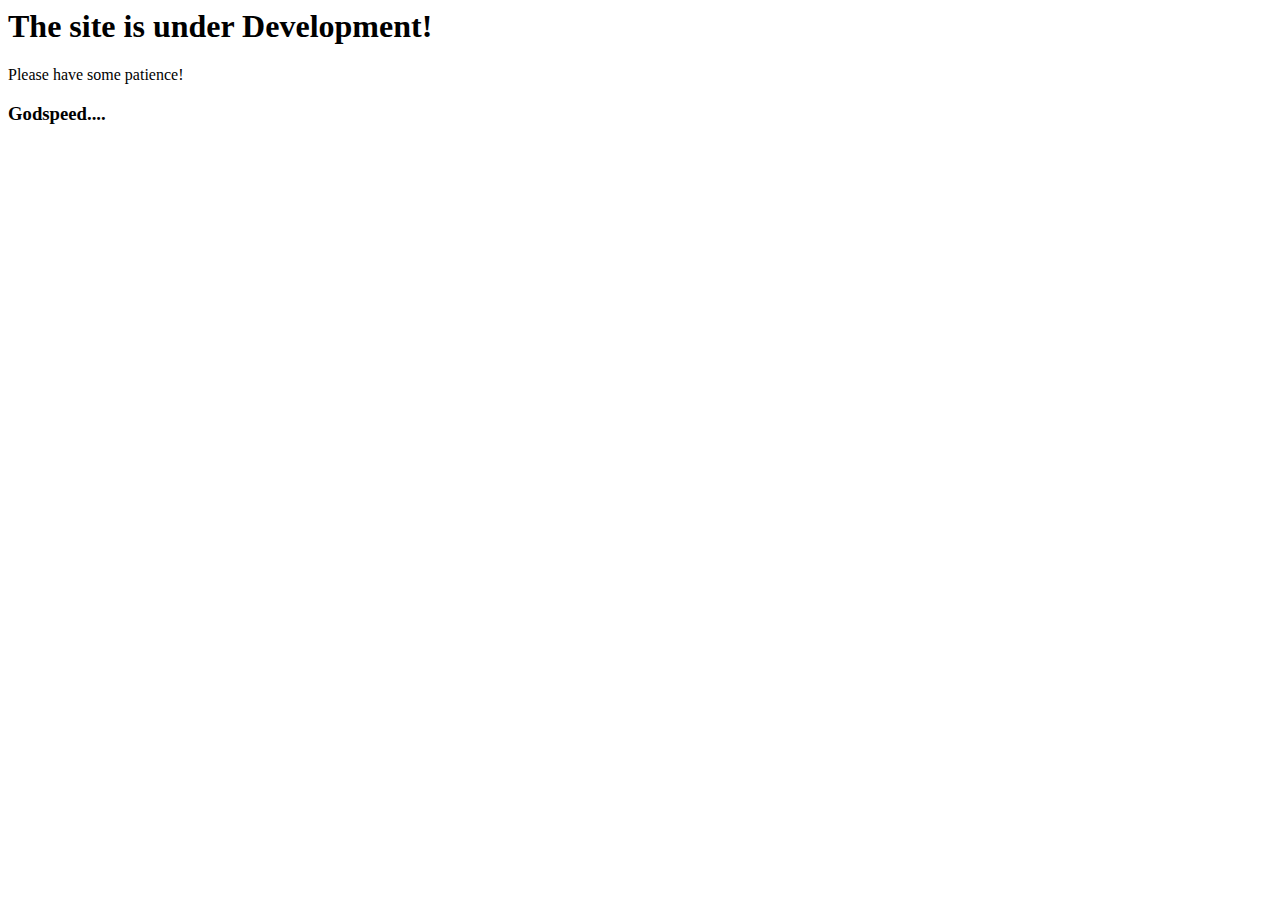
<file: index.html>
<!DOCTPYE html>
<html>
    <head>
        <title>
            Jishnu Haridas
        </title>
    </head>
    <body>
        <h1>The site is under Development!</h1>
        <p>Please have some patience!</p>
        <h3>Godspeed....</h3>
    </body>
</html>
</file>
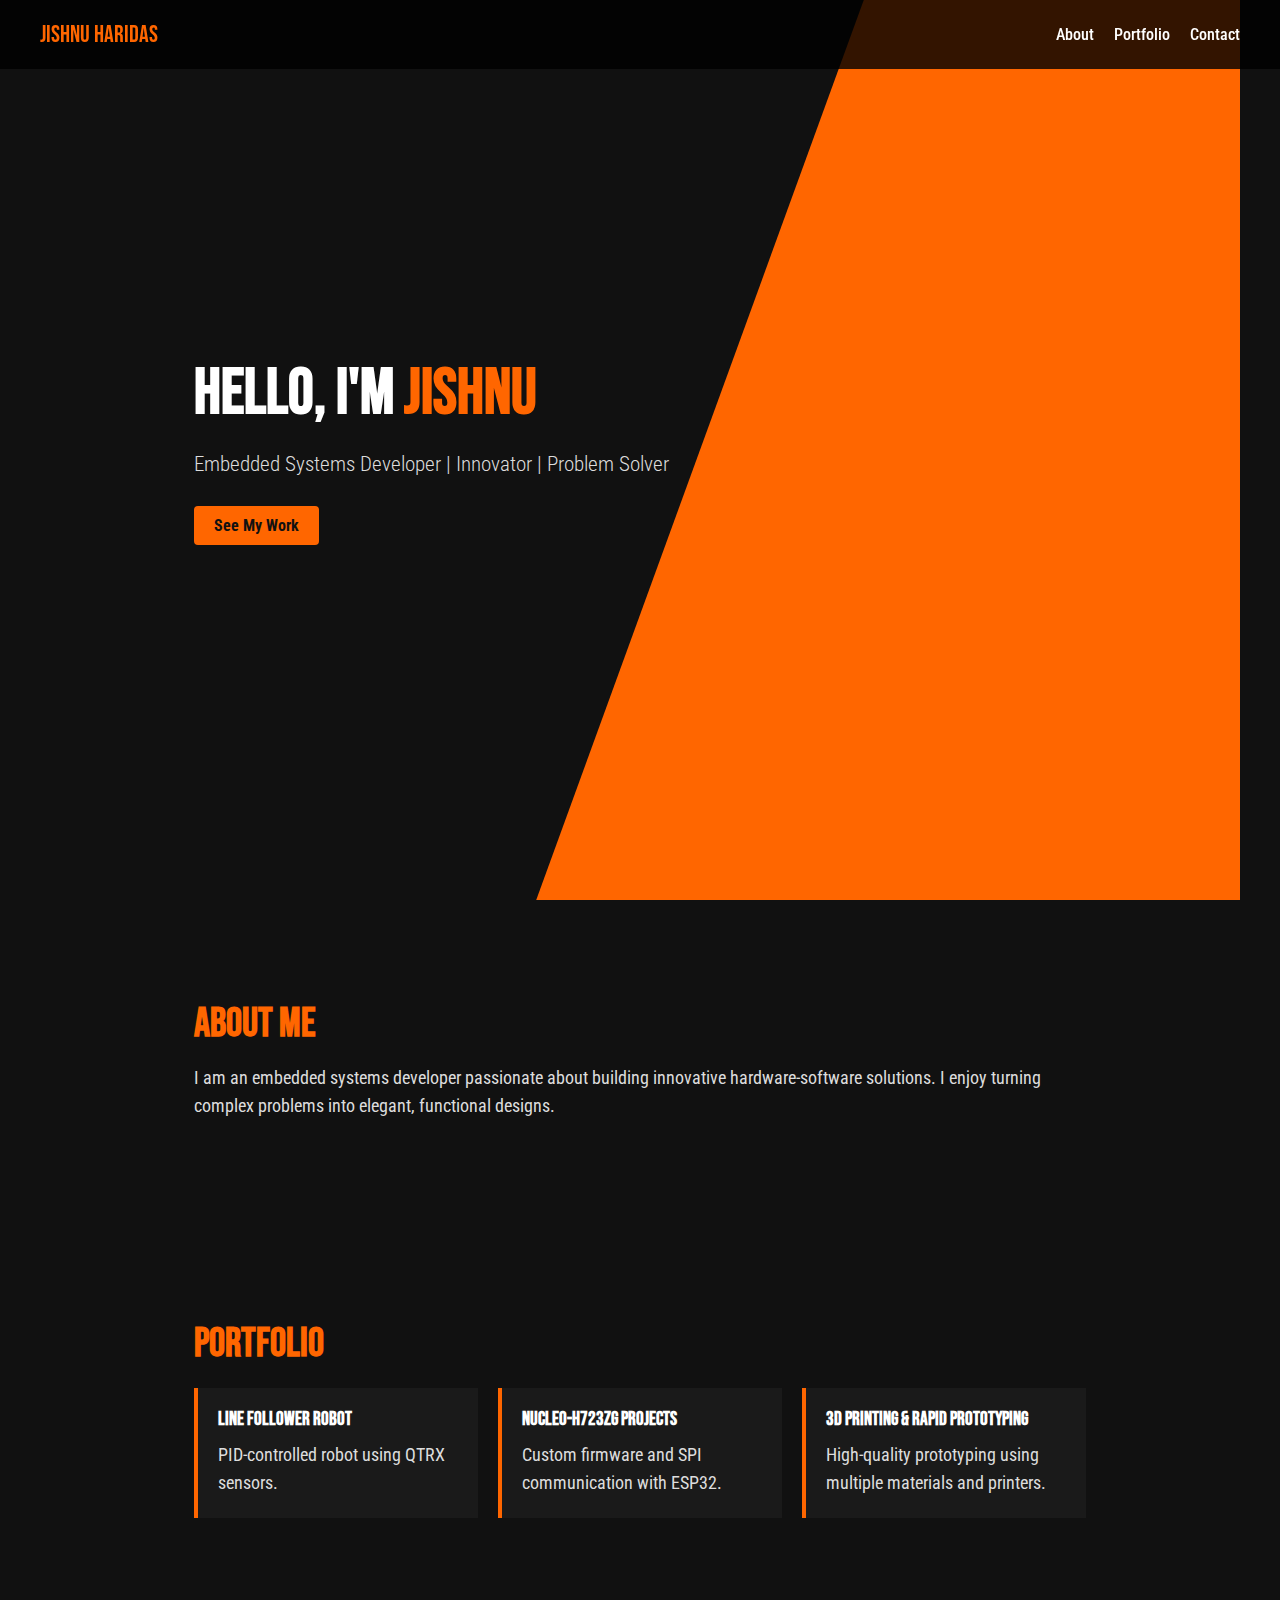
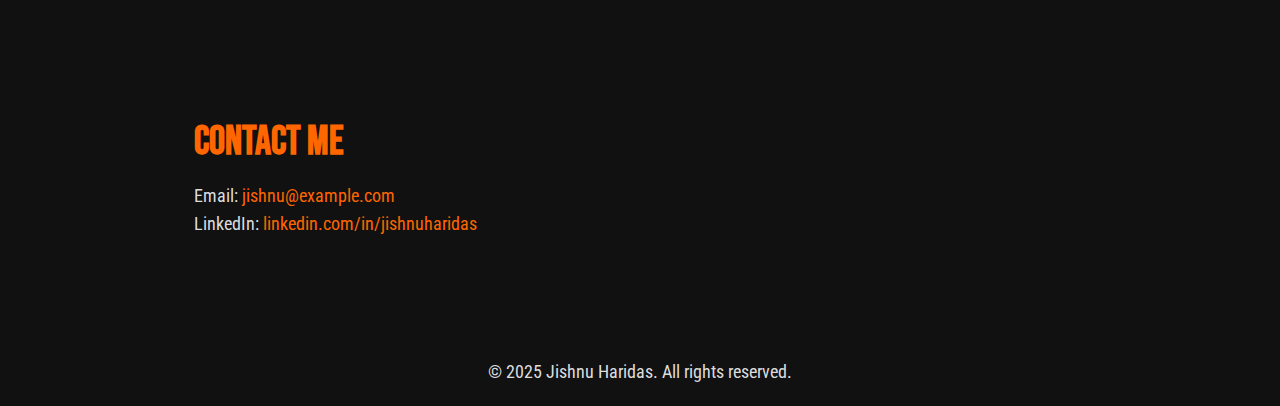
<file: test1.html>
<!DOCTYPE html>
<html lang="en">
<head>
  <meta charset="UTF-8">
  <meta name="viewport" content="width=device-width, initial-scale=1.0">
  <title>Jishnu Haridas | Portfolio</title>
  <link href="https://fonts.googleapis.com/css2?family=Bebas+Neue&family=Roboto+Condensed:wght@300;400;700&display=swap" rel="stylesheet">
  <link rel="stylesheet" href="style1.css">
</head>
<body>

  <!-- HEADER -->
  <header class="site-header">
    <div class="logo">Jishnu Haridas</div>
    <nav>
      <ul>
        <li><a href="#about">About</a></li>
        <li><a href="#portfolio">Portfolio</a></li>
        <li><a href="#contact">Contact</a></li>
      </ul>
    </nav>
  </header>

  <!-- HERO SECTION -->
  <section class="hero">
    <div class="hero-content">
      <h1>Hello, I'm <span>Jishnu</span></h1>
      <p>Embedded Systems Developer | Innovator | Problem Solver</p>
      <a href="#portfolio" class="btn">See My Work</a>
    </div>
  </section>

  <!-- ABOUT SECTION -->
  <section id="about" class="about">
    <h2>About Me</h2>
    <p>I am an embedded systems developer passionate about building innovative hardware-software solutions. I enjoy turning complex problems into elegant, functional designs.</p>
  </section>

  <!-- PORTFOLIO SECTION -->
  <section id="portfolio" class="portfolio">
    <h2>Portfolio</h2>
    <div class="projects">
      <div class="project-card">
        <h3>Line Follower Robot</h3>
        <p>PID-controlled robot using QTRX sensors.</p>
      </div>
      <div class="project-card">
        <h3>Nucleo-H723ZG Projects</h3>
        <p>Custom firmware and SPI communication with ESP32.</p>
      </div>
      <div class="project-card">
        <h3>3D Printing & Rapid Prototyping</h3>
        <p>High-quality prototyping using multiple materials and printers.</p>
      </div>
    </div>
  </section>

  <!-- CONTACT SECTION -->
  <section id="contact" class="contact">
    <h2>Contact Me</h2>
    <p>Email: <a href="mailto:jishnu@example.com">jishnu@example.com</a></p>
    <p>LinkedIn: <a href="https://linkedin.com/in/jishnuharidas" target="_blank">linkedin.com/in/jishnuharidas</a></p>
  </section>

  <!-- FOOTER -->
  <footer class="site-footer">
    <p>© 2025 Jishnu Haridas. All rights reserved.</p>
  </footer>

</body>
</html>
</file>
<file: style1.css>
/* RESET */
* {
  margin: 0;
  padding: 0;
  box-sizing: border-box;
}

html, body {
  font-family: "Roboto Condensed", sans-serif;
  scroll-behavior: smooth;
  background: #111;
  color: #fff;
}

/* ACCENT COLOR */
:root {
  --accent-color: #ff6600;
}

/* HEADER */
.site-header {
  position: fixed;
  top: 0;
  width: 100%;
  padding: 20px 40px;
  display: flex;
  justify-content: space-between;
  align-items: center;
  background: rgba(0,0,0,0.8);
  z-index: 10;
}

.logo {
  font-family: "Bebas Neue", sans-serif;
  font-size: 1.5rem;
  color: var(--accent-color);
}

nav ul {
  list-style: none;
  display: flex;
  gap: 20px;
}

nav a {
  text-decoration: none;
  color: #fff;
  font-weight: 500;
}

nav a:hover {
  color: var(--accent-color);
}

/* HERO */
.hero {
  height: 100vh;
  display: flex;
  align-items: center;
  padding-left: 12%;
  position: relative;
  overflow: hidden;
}

.hero::before {
  content: "";
  position: absolute;
  top: -20%;
  right: -25%;
  width: 70%;
  height: 140%;
  background: var(--accent-color);
  transform: skewX(-20deg);
  z-index: 0;
}

.hero-content {
  position: relative;
  z-index: 1;
  max-width: 600px;
}

.hero-content h1 {
  font-family: "Bebas Neue", sans-serif;
  font-size: 4rem;
  margin-bottom: 1rem;
}

.hero-content h1 span {
  color: var(--accent-color);
}

.hero-content p {
  font-size: 1.3rem;
  font-weight: 300;
  margin-bottom: 1.5rem;
}

.btn {
  display: inline-block;
  padding: 10px 20px;
  background: var(--accent-color);
  color: #111;
  font-weight: 700;
  text-decoration: none;
  border-radius: 4px;
}

.btn:hover {
  background: #ff4500;
  color: #fff;
}

/* SECTIONS */
section {
  padding: 100px 12%;
  max-width: 1200px;
  margin: 0 auto;
}

h2 {
  font-family: "Bebas Neue", sans-serif;
  font-size: 2.5rem;
  color: var(--accent-color);
  margin-bottom: 1rem;
}

p {
  font-size: 1.1rem;
  color: #ddd;
  line-height: 1.6;
}

/* PORTFOLIO CARDS */
.projects {
  display: flex;
  gap: 20px;
  flex-wrap: wrap;
  margin-top: 20px;
}

.project-card {
  background: #1a1a1a;
  padding: 20px;
  flex: 1 1 calc(33% - 20px);
  border-left: 4px solid var(--accent-color);
}

.project-card h3 {
  margin-bottom: 10px;
  font-family: "Bebas Neue", sans-serif;
}

/* CONTACT */
.contact a {
  color: var(--accent-color);
  text-decoration: none;
}

.contact a:hover {
  text-decoration: underline;
}

/* FOOTER */
.site-footer {
  text-align: center;
  padding: 20px;
  color: #777;
}

/* RESPONSIVE */
@media (max-width: 900px) {
  .projects {
    flex-direction: column;
  }
  .hero-content h1 {
    font-size: 3rem;
  }
}
</file>
